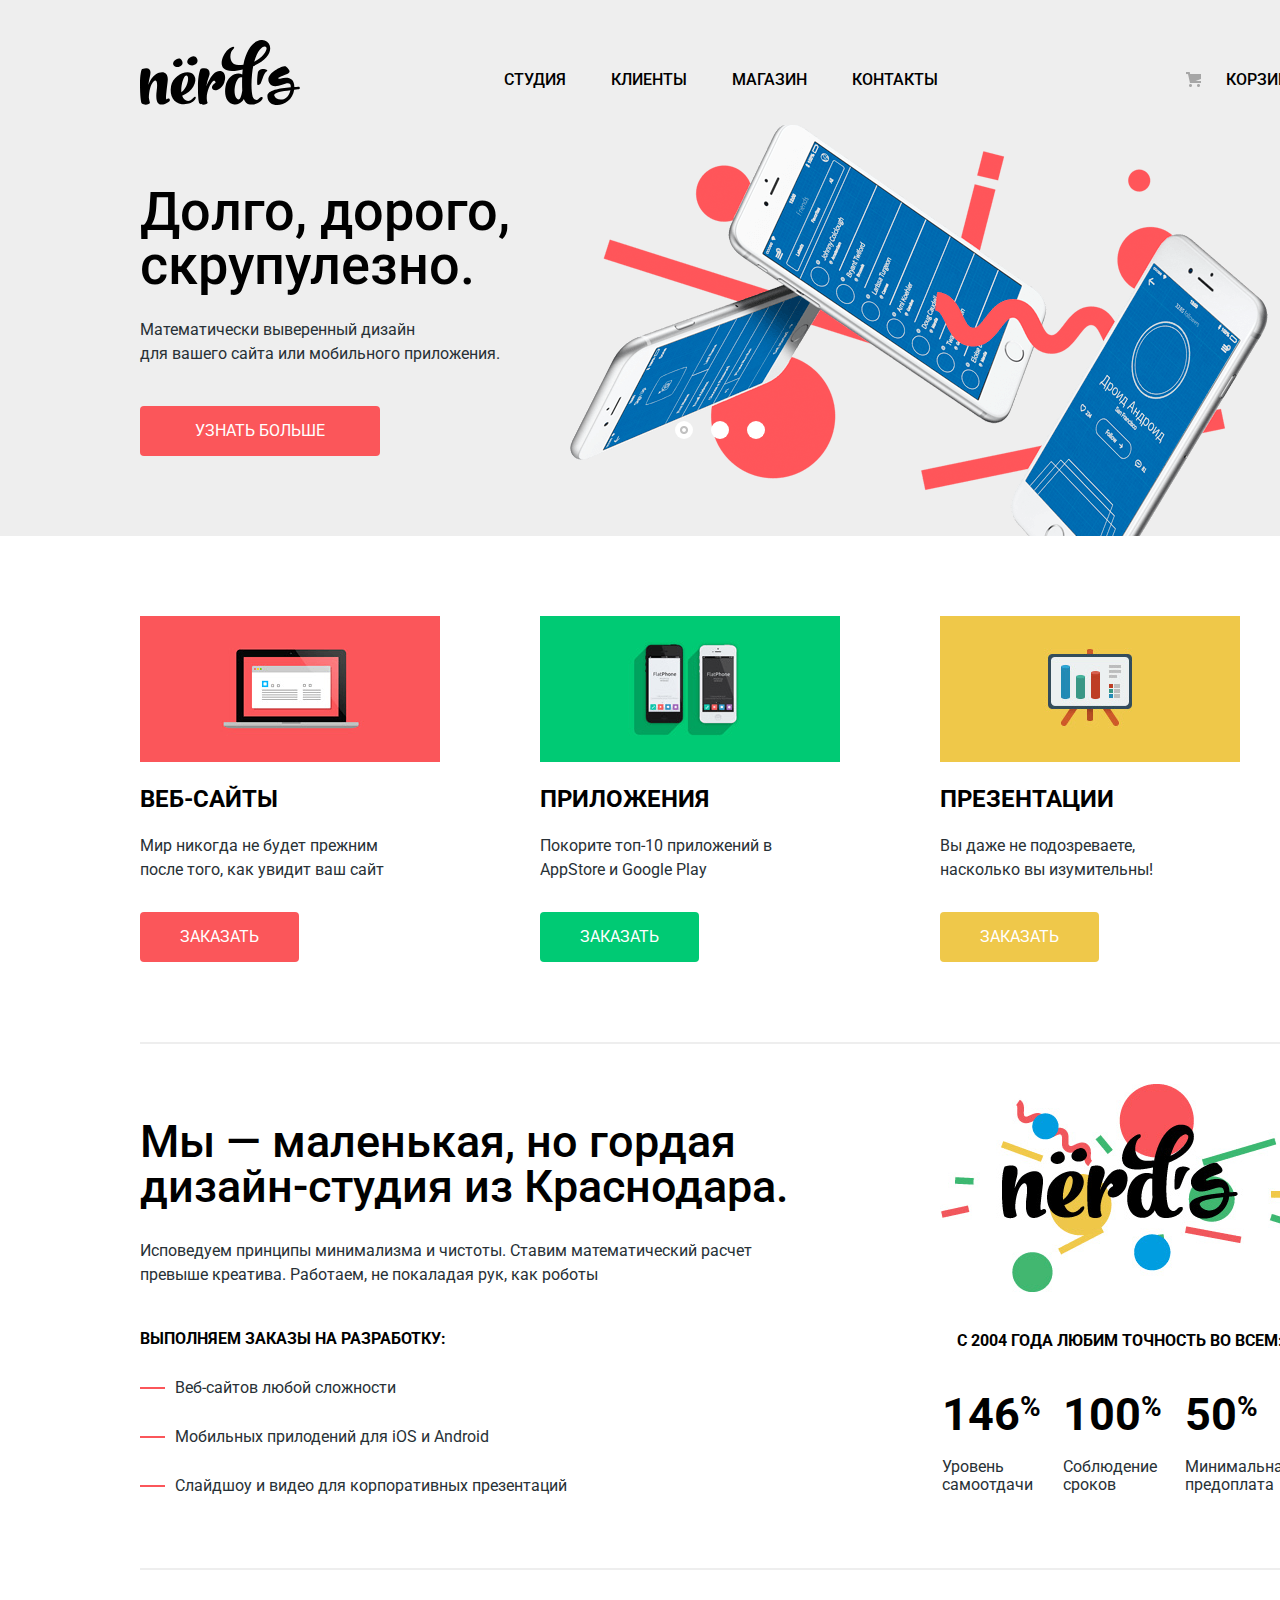
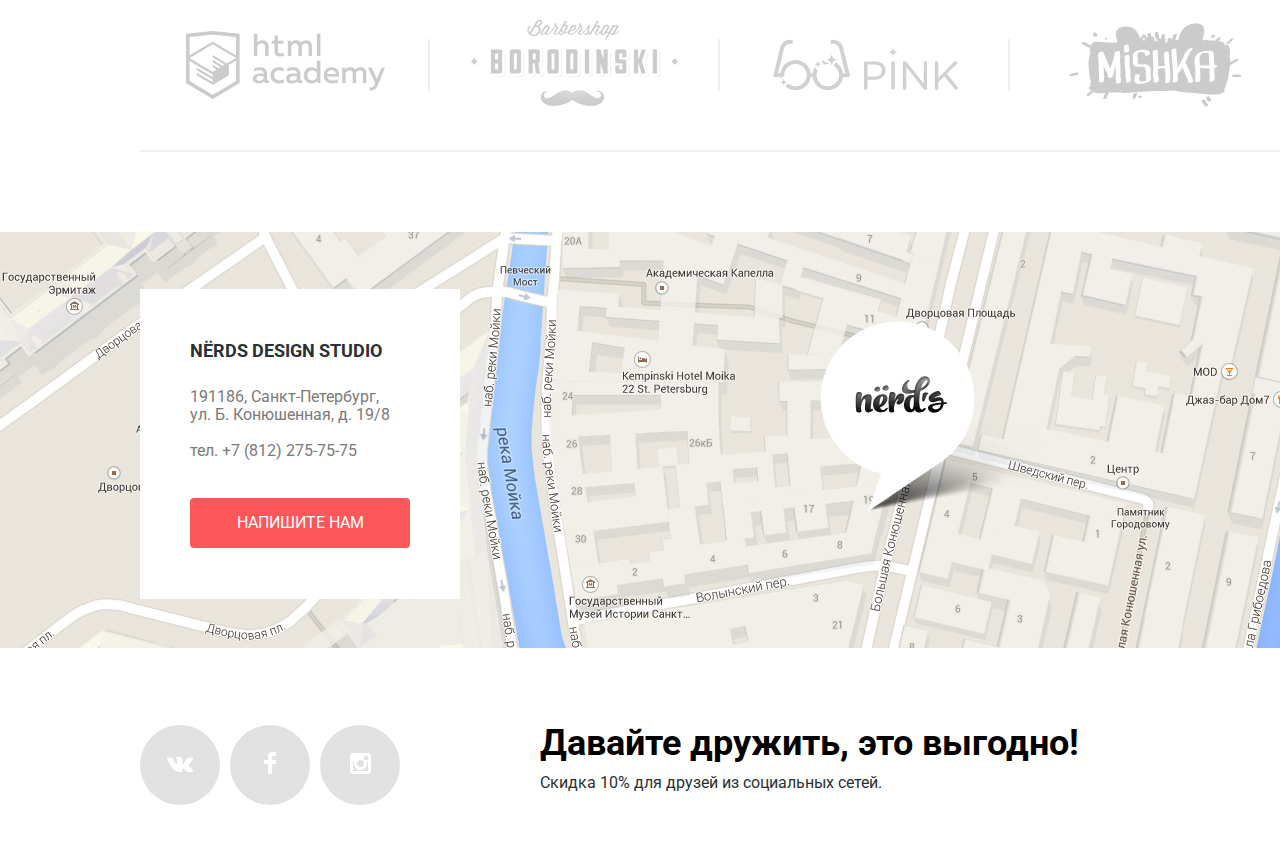
<file: index.html>
<!DOCTYPE html>
<html lang="ru" dir="ltr">
  <head>
    <meta charset="utf-8">
    <title>Nerds</title>
    <link href="https://fonts.googleapis.com/css?family=Roboto:400,400i,500,500i,700,700i&display=swap&subset=cyrillic" rel="stylesheet">
    <link rel="stylesheet" href="css/normalize.css">
    <link rel="stylesheet" href="css/styles.css">
    <script src="js/commonEvents.js" async></script>
    <script src="js/slider-index.js" async></script>
  </head>
  <body>
  <header class="main-header">
    <div class="container">
      <nav class="main-navigation">
        <a class="main-header-logo" href="index.html" title="Вы на главной странице">
          <img src="img/nerds-logo.svg" width="160" height="65" alt="Логотип студии">
        </a>
        <ul class="site-navigation">
          <li><a href="#studio" title="Студия">Студия</a></li>
          <li><a href="#clients" title="Клиенты">Клиенты</a></li>
          <li><a href="shop.html" title="Магазин">Магазин</a></li>
          <li><a href="#contacts" title="Контакты">Контакты</a></li>
        </ul>
        <ul class="user-navigation">
          <li class="cart">
            <a class="cart-link" href="cart.html" title="Корзина">Корзина</a>
          </li>
        </ul>
      </nav>
      <section class="slider">
          <h2 class="visually-hidden">Описание студии</h2>
          <div class="slide slide-first">
            <div class="slider-text">
              <b class="slider-bigtext">Долго, дорого, скрупулезно.</b>
              <p class="slider-smalltext">Математически выверенный дизайн <br>для вашего сайта или мобильного приложения.</p>
            <button class="btn slide-red-button">Узнать больше</button>
            </div>
          </div>
          <div class="slide slide-second slide-disappear">
            <div class="slider-text">
              <b class="slider-bigtext">Любим математику <br>как никто другой</b>
              <p class="slider-smalltext">Никакого креатива, только математические формулы <br>для расчёта идеальных пропорций.</p>
              <button class="btn slide-red-button">Узнать больше</button>
            </div>
          </div>
          <div class="slide slide-third slide-disappear">
            <div class="slider-text">
              <b class="slider-bigtext">Только ночь, <br>только хардкор</b>
              <p class="slider-smalltext">Работать днём, как все? Мы против этого. <br>Ближе к полуночи работа только начинается.</p>
              <button class="btn slide-red-button">Узнать больше</button>
            </div>
          </div>
            <ul class="slide-switch-buttons">
              <li class="slide-radio">
                <button class="btn slide-switch-btn slide-switch-btn-1 checked" type="button">Первый слайд</button>
              </li>
              <li class="slide-radio">
                <button class="btn slide-switch-btn slide-switch-btn-2" type="button">Второй слайд</button>
              </li>
              <li class="slide-radio">
                <button class="btn slide-switch-btn slide-switch-btn-3" type="button">Третий слайд</button>
              </li>
            </ul>
    </section>
    </div>
  </header>
  <main>
    <h1 class="visually-hidden">Студия Nerds</h1>
    <section class="presentation">
      <div class="container">
        <h2 class="visually-hidden">Услуги</h2>
        <ul class="presentation-list">
          <li class="presentation-item">
            <img src="img/websites-red.png" width="300" height="146" alt="Веб-сайты">
            <h3>Веб-сайты</h3>
            <p>Мир никогда не будет прежним после того, как увидит ваш сайт</p>
            <button class="btn order-btn order-btn-red" type="button">Заказать</button>
          </li>
          <li class="presentation-item">
            <img src="img/apps-green.png" width="300" height="146" alt="Приложения">
            <h3>Приложения</h3>
            <p>Покорите топ-10 приложений в AppStore и Google Play</p>
            <button class="btn order-btn order-btn-green" type="button">Заказать</button>
          </li>
          <li class="presentation-item">
            <img src="img/presentations-yellow.png" width="300" height="146" alt="Презентации">
            <h3>Презентации</h3>
            <p>Вы даже не подозреваете, насколько вы изумительны!</p>
            <button class="btn order-btn order-btn-yellow" type="button">Заказать</button>
          </li>
        </ul>
        </div>
      </section>
    <section class="services-features"  id="studio">
        <div class="container">
            <div class="services-container">
              <b class="services-whoweare">Мы — маленькая, но гордая дизайн-студия из Краснодара.</b>
              <p class="services-description">Исповедуем принципы минимализма и чистоты. Ставим математический расчет превыше креатива. Работаем, не покаладая рук, как роботы</p>
              <div class="whatwecando">
              <b class="services-ourjob">Выполняем заказы на разработку:</b>
              <ul class="services-list">
                <li class="services-item">Веб-сайтов любой сложности</li>
                <li class="services-item">Мобильных прилодений для iOS и Android</li>
                <li class="services-item">Слайдшоу и видео для корпоративных презентаций</li>
              </ul>
              </div>
           </div>
           <div class="features-container">
            <img src="img/nerds-illustration.png" width="360" height="208" alt="Праздничный логотип">
            <b class="features-motto">С 2004 года любим точность во всем:</b>
            <table class="features-table">
              <tr>
                <td>146<sup>%</sup></td>
                <td>100<sup>%</sup></td>
                <td>50<sup>%</sup></td>
              </tr>
              <tr>
                <td>Уровень самоотдачи</td>
                <td>Соблюдение сроков</td>
                <td>Минимальная предоплата</td>
              </tr>
            </table>
          </div>
        </div>
    </section>
    <section class="portfolio" id="clients">
      <div class="container">
        <h2 class="visually-hidden">Портфолио</h2>
        <ul class="portfolio-list">
          <li class="portfolio-item portfolio-html"><a><img src="img/logo-htmlacademy.png" alt="HTML Academy лого">HTML Academy</a></li>
          <li class="portfolio-item portfolio-borodinski"><a><img src="img/logo-borodinski.png" alt="Borodinski лого">Borodinski</a></li>
          <li class="portfolio-item portfolio-pink"><a><img src="img/logo-pink.png" alt="Pink лого">Pink</a></li>
          <li class="portfolio-item portfolio-mishka"><a><img src="img/logo-mishka.png" alt="Mishka лого">Mishka</a></li>
        </ul>
      </div>
    </section>
    </main>
    <footer class="page-footer">
      <section class="map" id="contacts">
        <h2 class="visually-hidden">Как до нас добраться</h2>
        <iframe src="https://www.google.com/maps/embed?pb=!1m18!1m12!1m3!1d1998.6037872533277!2d30.320858716096975!3d59.93871648187614!2m3!1f0!2f0!3f0!3m2!1i1024!2i768!4f13.1!3m3!1m2!1s0x4696310fca145cc1%3A0x42b32648d8238007!2sBolshaya%20Konyushennaya%20St%2C%2019%2F8%2C%20Sankt-Peterburg%2C%20191186!5e0!3m2!1sen!2sru!4v1587725012121!5m2!1sen!2sru" width="100%" height="416" frameborder="0" style="border:0;" allowfullscreen="" aria-hidden="false" tabindex="0"></iframe>
        <p class="map-img"><img src="img/map.jpg" width="1440" height="416" alt="Офис компании по адресу: Санкт-Петербург, ул. Б. Конюшенная, д. 19/8"></p>
        <div class="container">
          <div class="address">
          <h3 class="address-header">NЁRDS DESIGN STUDIO</h3>
          <p class="address-full">191186, Санкт-Петербург, ул. Б. Конюшенная, д. 19/8</p>
          <p class="phonenumber">тел. +7 (812) 275-75-75</p>
          <button class="btn write-btn" type="button">Напишите нам</button>
        </div>
        </div>
      </section>
      <section class="footer-social-friends">
        <h2 class="visually-hidden">Мы в социальных сетях</h2>
        <div class="container">
            <ul class="social-list">
              <li><a class="social-btn social-btn-vk" title="vk"><img src="img/icon-vk.png" alt="vk icon">Вконтакте</a></li>
              <li><a class="social-btn social-btn-fb" title="facebook"><img src="img/icon-fb.png" alt="facebook icon">Фейсбук</a></li>
              <li><a class="social-btn social-btn-ig" title="instagram"><img src="img/icon-ig.png" alt="instagram icon">Инстаграм</a></li>
            </ul>
        <div class="footer-texts">
          <b class="befriends">Давайте дружить, это выгодно!</b>
          <p class="socialsale">Скидка 10% для друзей из социальных сетей.</p>
        </div>
        </div>
    </section>
    </footer>
    <section class="modal modal-contactus">
      <div class="modal-container">
        <h2>Напишите нам</h2>
        <form class="user-form" action="https://echo.htmlacademy.ru" method="post">
          <p class="user-form-item">
            <label class="form-label" for="user-fullname">Ваше имя:</label>
            <input class="form-input" type="text" name="fullname" id="user-fullname" value="" placeholder="Имя Фамилия">
          </p>
          <p class="user-form-item">
            <label class="form-label" for="user-email">Ваш e-mail:</label>
            <input class="form-input" type="email" name="e-mail" id="user-email" value="" placeholder="email@example.com">
          </p>
          <p class="user-form-item user-letter">
            <label class="form-label" for="user-letter">Текст письма:</label>
            <textarea class="form-input form-letter" name="user-letter" id="user-letter" placeholder="В свободной форме"></textarea>
          </p>
          <button type="submit" class="btn form-btn">Отправить</button>
        </form>
      <button class="btn modal-close-btn" type="button"><img src="img/modal-close-cross.png" alt="close window">Закрыть</button>
      </div>
    </section>
    <div class="modal-overlay modal-contactus"></div>
  </body>
</html>
</file>
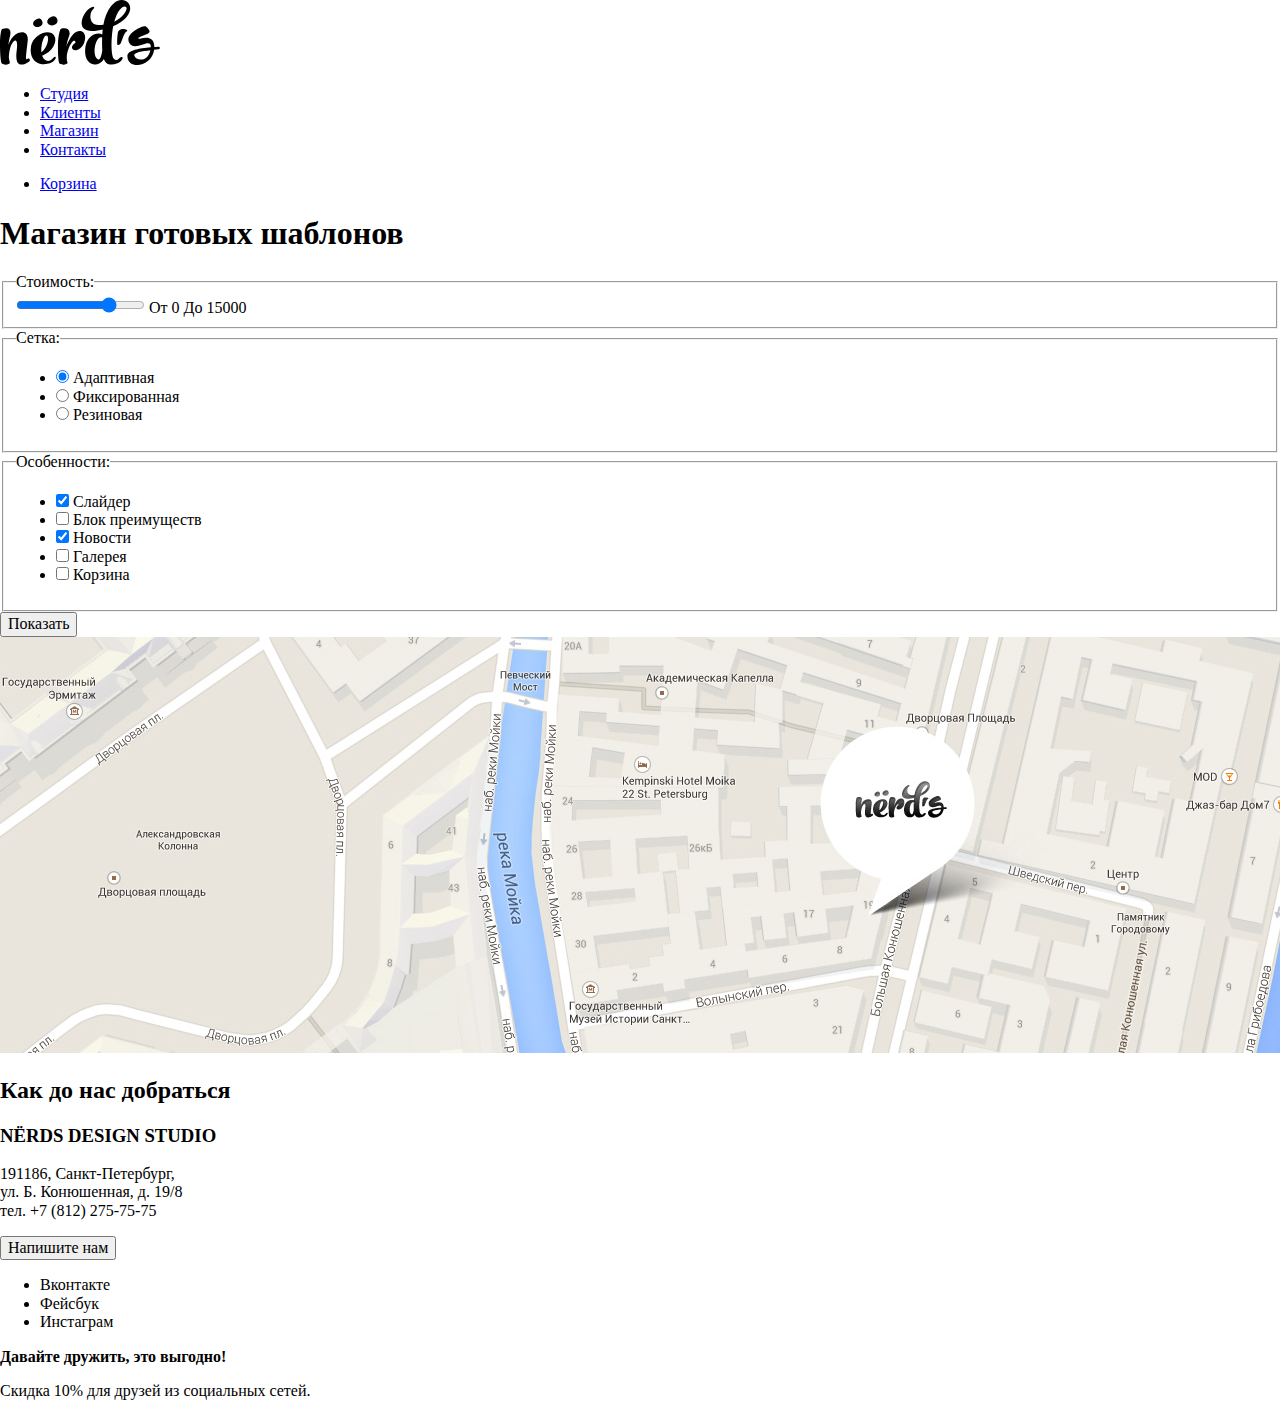
<file: catalogue.html>
<!DOCTYPE Html>
<html lang="ru" dir="ltr">
  <head>
    <meta charset="utf-8">
    <title>Nerds – Магазин</title>
    <link href="https://fonts.googleapis.com/css?family=Roboto:400,400i,500,500i,700,700i&display=swap&subset=cyrillic" rel="stylesheet">
    <link rel="stylesheet" href="css/normalize.css">
  </head>
  <body>
  <header class="main-header">
    <nav class="main-navigation">
      <a class="main-header-logo" href="index.html" title="На главную">
        <img src="img/nerds-logo.svg" width="160" height="65" alt="Логотип студии">
      </a>
      <ul class="site-navigation">
        <li><a href="studio.html" title="Студия">Студия</a></li>
        <li><a href="clients.html" title="Клиенты">Клиенты</a></li>
        <li><a class="selected" href="shop.html" title="Магазин">Магазин</a></li>
        <li><a href="contacts.html" title="Контакты">Контакты</a></li>
      </ul>
      <ul class="user-navigation">
        <li class="cart-link">
          <a class="cart-link" href="cart.html">Корзина</a>
        </li>
      </ul>
    </nav>
    <h1>Магазин готовых шаблонов</h1>
  </header>
  <section class="filter-form">
    <form class="filter" method="get" action="https://echo.htmlacademy.ru">
      <fieldset>
        <legend>Стоимость:</legend>
        <input type="range" min="0" max="20000" value="15000">
        <span class="word-from">От</span>
        <output class="value-from">0</output>
        <span class="word-before">До</span>
        <output class="value-before">15000</output>
      </fieldset>
      <fieldset>
        <legend>Сетка:</legend>
      <ul>
        <li>
          <input type="radio" name="filter-net" class="visually-hidden" value="adaptive" id="net-adaptive" checked>
          <span class="radio-indicator"></span>
          <label for="net-adaptive">Адаптивная</label>
        </li>
        <li>
          <input type="radio" name="filter-net" class="visually-hidden" value="fixed" id="net-fixed">
          <span class="radio-indicator"></span>
          <label for="net-fixed">Фиксированная</label>
        </li>
        <li>
          <input type="radio" name="filter-net" class="visually-hidden" value="stretching" id="net-stretching">
          <span class="radio-indicator"></span>
          <label for="net-stretching">Резиновая</label>
        </li>
      </ul>
    </fieldset>
    <fieldset>
      <legend>Особенности:</legend>
    <ul>
      <li>
        <input type="checkbox" name="slider" class="visually-hidden" id="features-slider" checked>
        <span class="checkbox-indicator"></span>
        <label for="features-slider">Слайдер</label>
      </li>
      <li>
        <input type="checkbox" name="block" class="visually-hidden" id="features-block">
        <span class="checkbox-indicator"></span>
        <label for="features-block">Блок преимуществ</label>
      </li>
      <li>
        <input type="checkbox" name="news" class="visually-hidden" id="features-news" checked>
        <span class="checkbox-indicator"></span>
        <label for="features-news">Новости</label>
      </li>
      <li>
        <input type="checkbox" name="gallery" class="visually-hidden" id="features-gallery">
        <span class="checkbox-indicator"></span>
        <label for="features-gallery">Галерея</label>
      </li>
      <li>
        <input type="checkbox" name="cart" class="visually-hidden" id="features-cart">
        <span class="checkbox-indicator"></span>
        <label for="features-cart">Корзина</label>
      </li>
    </ul>
  </fieldset>
  <input type="submit" class="btn" value="Показать">
    </form>
  </section>

    <footer class="page-footer">
      <section class="map">
        <img src="img/map.jpg" alt="Карта с маркером">
        <h2>Как до нас добраться</h2>
        <div class="address">
        <h3>NЁRDS DESIGN STUDIO</h3>
        <p>191186, Санкт-Петербург, <br>ул. Б. Конюшенная, д. 19/8 <br>тел. +7 (812) 275-75-75</p>
        <button class="btn">Напишите нам</button>
      </div>
      </section>
      <div class="footer-social">
        <ul>
          <li><a class="social-btn-vk" title="vk">Вконтакте</a></li>
          <li><a class="social-btn-fb" title="facebook">Фейсбук</a></li>
          <li><a class="social-btn-ig" title="instagram">Инстаграм</a></li>
        </ul>
      </div>

      <p><b>Давайте дружить, это выгодно!</b></p>
      <p>Скидка 10% для друзей из социальных сетей.</p>
    </footer>
</file>
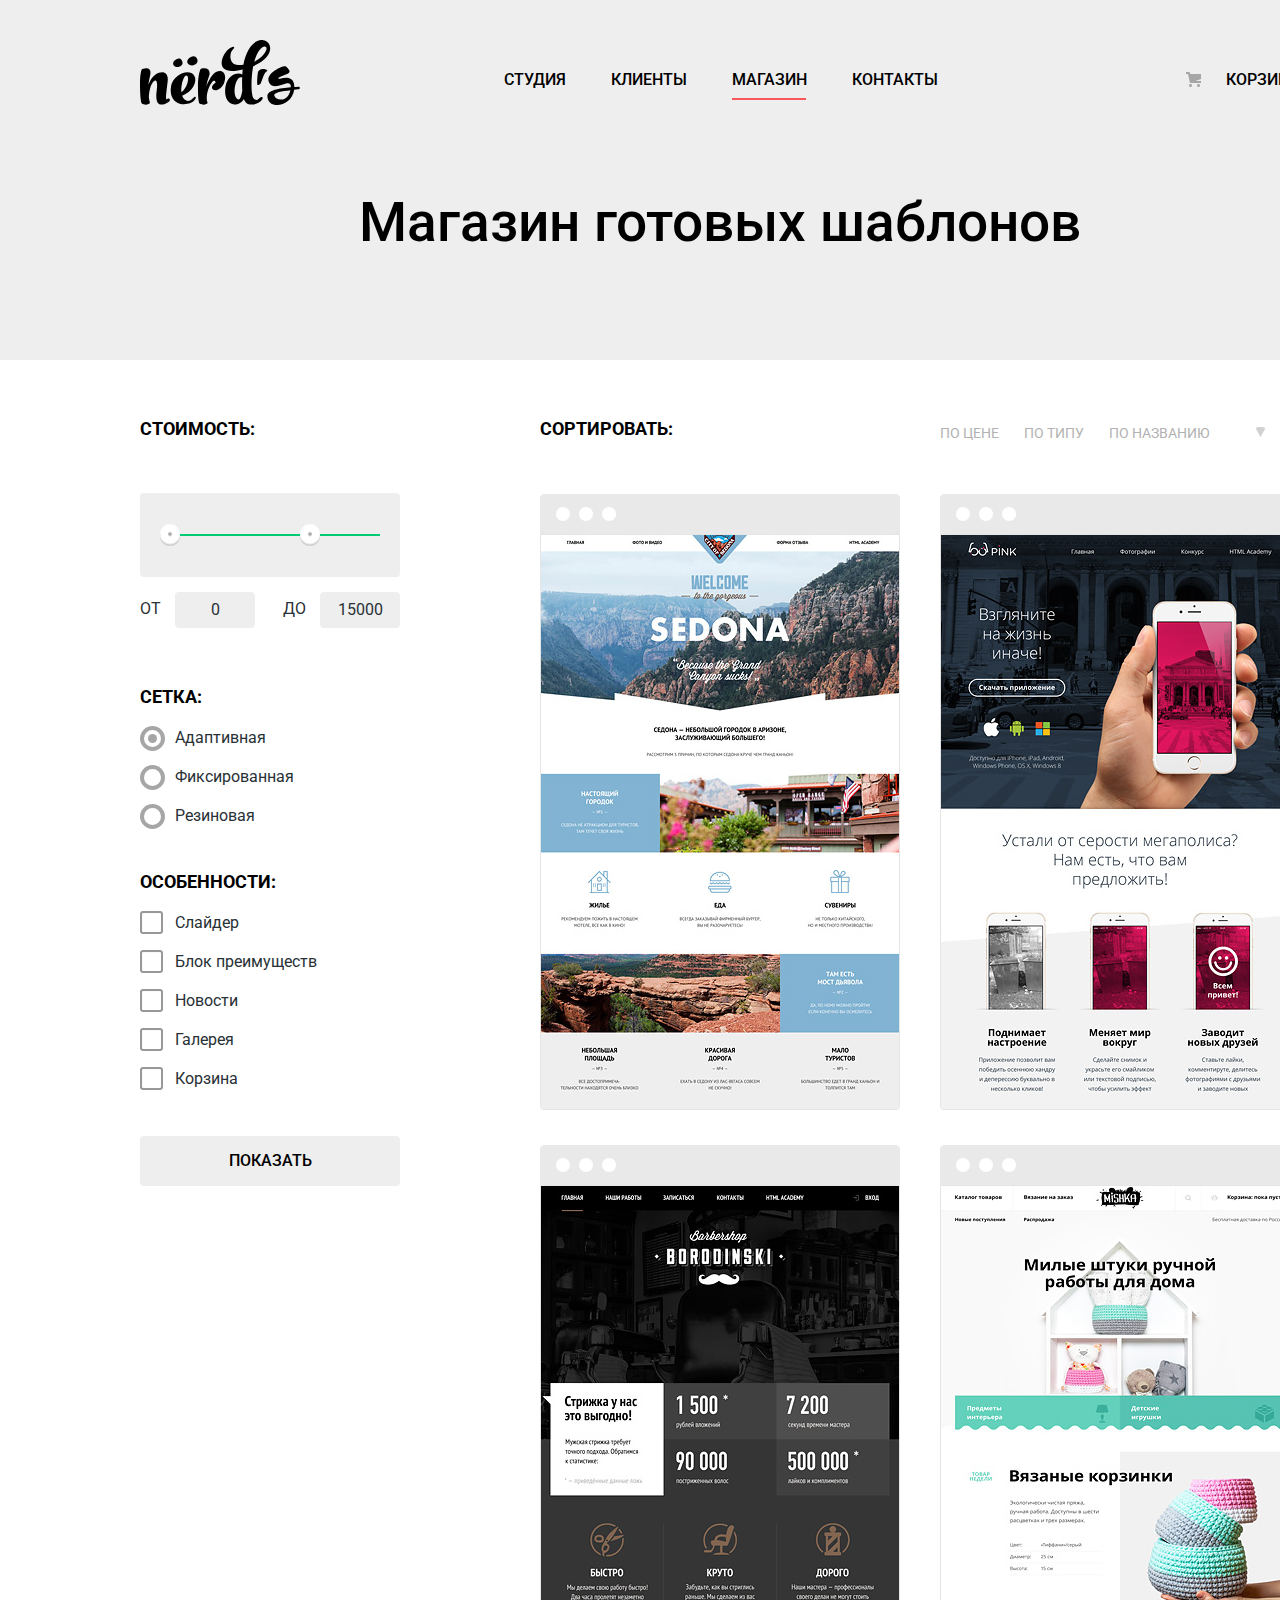
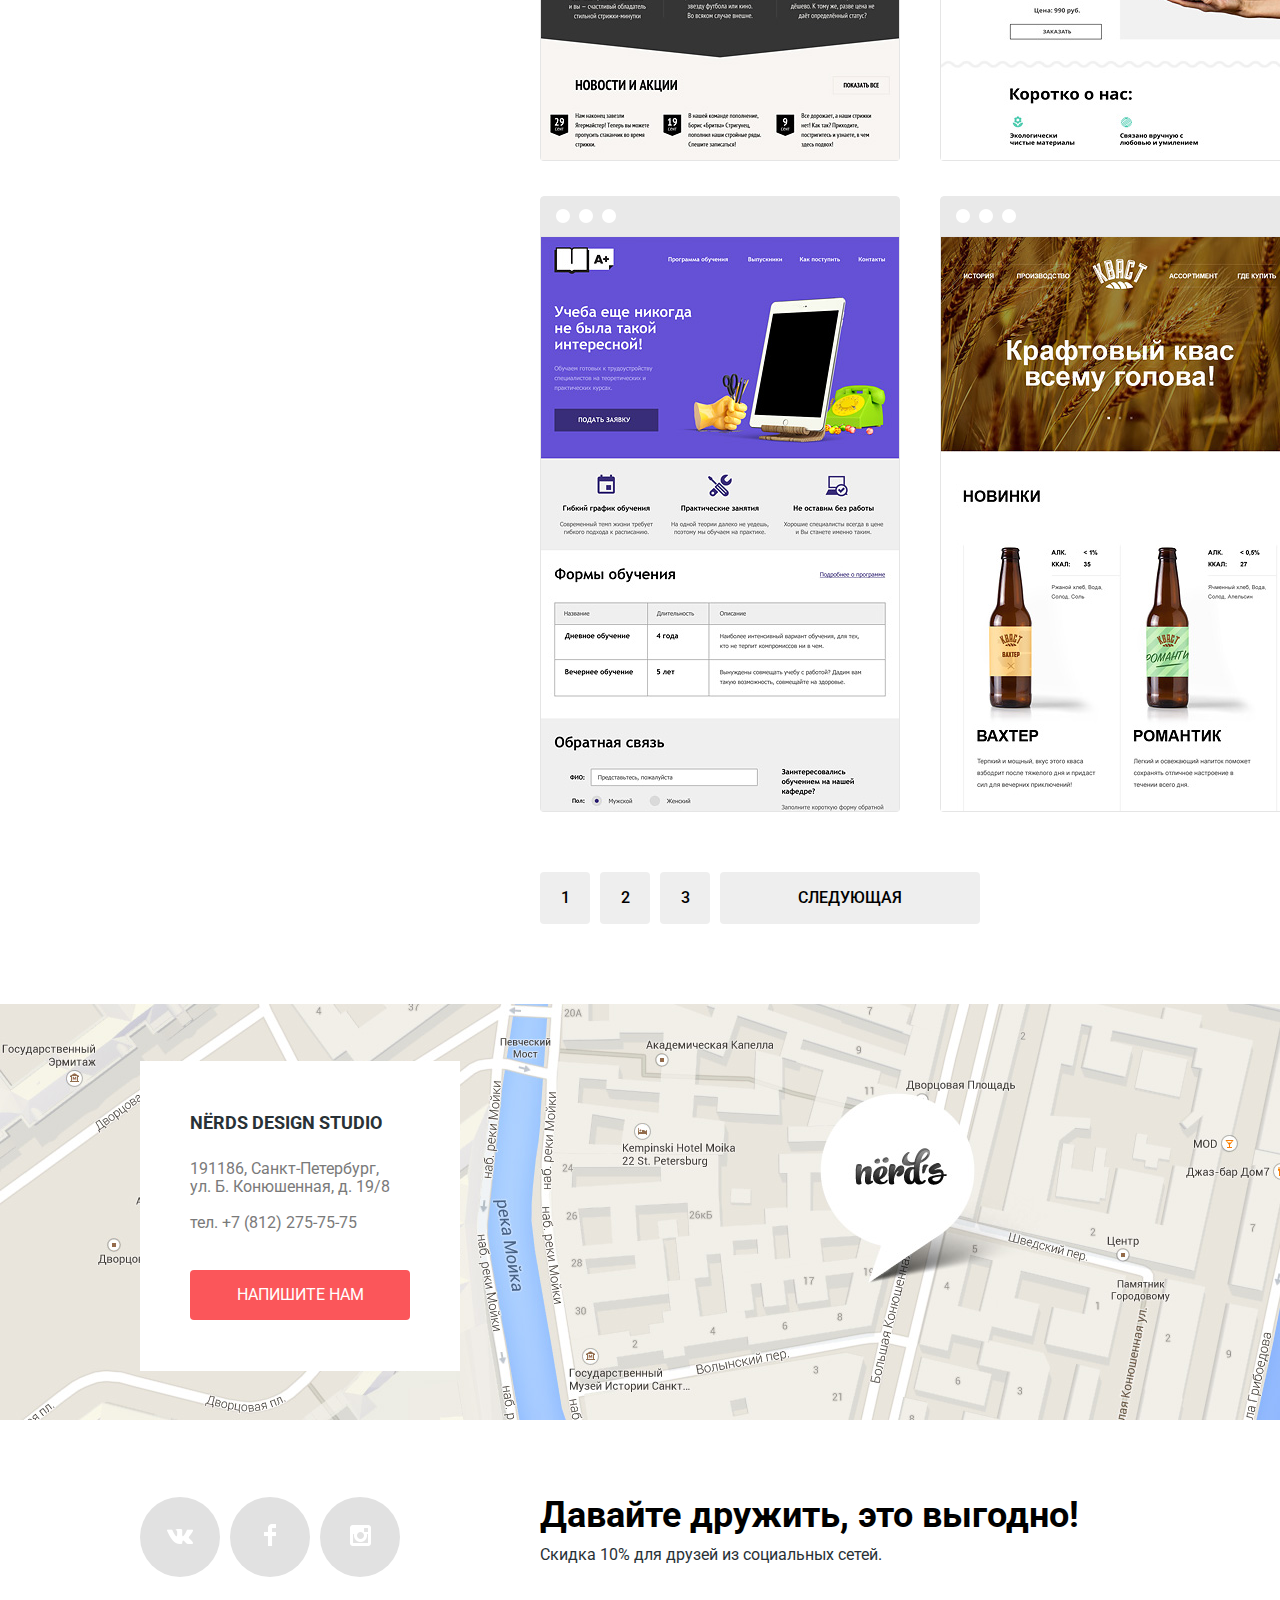
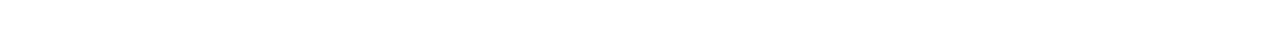
<file: shop.html>
<!DOCTYPE Html>
<html lang="ru" dir="ltr">
  <head>
    <meta charset="utf-8">
    <title>Nerds – Магазин</title>
    <link href="https://fonts.googleapis.com/css?family=Roboto:400,400i,500,500i,700,700i&display=swap&subset=cyrillic" rel="stylesheet">
    <link rel="stylesheet" href="css/normalize.css">
    <link rel="stylesheet" href="css/styles.css">
    <script src="js/commonEvents.js" async></script>    
  </head>
  <body>
  <header class="main-header">
    <div class="container">
      <nav class="main-navigation">
        <a class="main-header-logo" href="index.html" title="Вы на главной странице">
          <img src="img/nerds-logo.svg" width="160" height="65" alt="Логотип студии">
        </a>
        <ul class="site-navigation">
          <li><a href="index.html#studio" title="Студия">Студия</a></li>
          <li><a href="index.html#clients" title="Клиенты">Клиенты</a></li>
          <li class="selected"><a href="shop.html" title="Магазин">Магазин</a></li>
          <li><a href="index.html#contacts" title="Контакты">Контакты</a></li>
        </ul>
        <ul class="user-navigation">
          <li class="cart">
            <a class="cart-link" href="cart.html" title="Корзина">Корзина</a>
          </li>
        </ul>
      </nav>
      <h1 class="shop-header">Магазин готовых шаблонов</h1>
    </div>
  </header>
  <main class="main-container">
    <div class="container">
      <section class="filter-form">
        <h2 class="visually-hidden">Параметры поиска</h2>
        <form class="filter" method="get" action="https://echo.htmlacademy.ru">
          <fieldset class="filter-cost">
            <legend class="filter-header cost-header">Стоимость:</legend>
            <div class="range-scale-container">
              <div class="range-scale">
                <p class="range-stripe">
                <span class="range-btn range-btn-left"></span>
                <span class="range-btn range-btn-right"></span>
              </p>
              </div>
            </div>
            <div class="range-values">
              <span class="filter-word word-from">От
              <output class="filter-value value-from">0</output>
              </span>
              <span class="filter-word word-before">До
              <output class="filter-value value-before">15000</output>
              </span>
            </div>
          </fieldset>
          <fieldset class="filter-grid">
            <legend class="filter-header grid-header">Сетка:</legend>
          <ul class="filter-list">
            <li class="filter-item">
              <label class="filter-radiobtn" for="net-adaptive">
                <input type="radio" name="filter-net" class="visually-hidden" value="adaptive" id="net-adaptive" checked>
                <span class="radio-indicator"></span>
                Адаптивная
              </label>
            </li>
            <li class="filter-item">
              <label class="filter-radiobtn" for="net-fixed">
                <input type="radio" name="filter-net" class="visually-hidden" value="fixed" id="net-fixed">
                <span class="radio-indicator"></span>
                Фиксированная
              </label>
            </li>
            <li class="filter-item">
              <label class="filter-radiobtn" for="net-stretching">
                <input type="radio" name="filter-net" class="visually-hidden" value="stretching" id="net-stretching">
                <span class="radio-indicator"></span>
                Резиновая
              </label>
            </li>
          </ul>
        </fieldset>
        <fieldset class="filter-features">
          <legend class="filter-header features-header">Особенности:</legend>
        <ul class="filter-list">
          <li class="filter-item">
            <label class="filter-checkbox" for="features-slider">
              <input type="checkbox" name="slider" class="visually-hidden" id="features-slider">
              <span class="checkbox-indicator"></span>
              Слайдер
            </label>
          </li>
          <li class="filter-item">
            <label class="filter-checkbox" for="features-block">
              <input type="checkbox" name="block" class="visually-hidden" id="features-block">
              <span class="checkbox-indicator"></span>
              Блок преимуществ
            </label>
          </li>
          <li class="filter-item">
            <label class="filter-checkbox" for="features-news">
              <input type="checkbox" name="news" class="visually-hidden" id="features-news">
              <span class="checkbox-indicator"></span>
              Новости
            </label>
          </li>
          <li class="filter-item">
            <label class="filter-checkbox" for="features-gallery">
              <input type="checkbox" name="gallery" class="visually-hidden" id="features-gallery">
              <span class="checkbox-indicator"></span>
              Галерея
            </label>
          </li>
          <li class="filter-item">
            <label class="filter-checkbox" for="features-cart">
              <input type="checkbox" name="cart" class="visually-hidden" id="features-cart">
              <span class="checkbox-indicator"></span>
              Корзина
              </label>
          </li>
        </ul>
      </fieldset>
      <input type="submit" class="btn show-btn" value="Показать">
        </form>
      </section>
      <section class="sorting">
        <p class="filter-header header-sort">Сортировать:</p>
        <div class="sortingbtn-container">
          <ul class="sort-btn-list">
            <li>
              <button class="btn sort-btn" type="button">По цене</button>
            </li>
            <li>
              <button class="btn sort-btn" type="button">По типу</button>
            </li>
            <li>
              <button class="btn sort-btn" type="button">По названию</button>
            </li>
          </ul>
          <ul class="order-btn-list">
            <li>
              <button class="btn triangle-btn triangle-btn-down" type="button">По убыванию</button>
            </li>
            <li>
              <button class="btn triangle-btn triangle-btn-up" type="button">По возрастанию</button>
            </li>
          </ul>
        </div>
        <div class="offers">
          <div class="product-pic product-1">Sedona</div>
          <div class="product-pic product-2">
            <div class="modal modal-card modal-card-pink">
              <h3 class="modal-header">Pink App</h3>
              <p class="modal-text">Продуктовый лендинг <br>приложения для iOS и Android</p>
              <button class="btn modal-btn" type="button">9900 Руб.</button>
            </div>
          Pink
          </div>
          <div class="product-pic product-3">Borodinski</div>
          <div class="product-pic product-4">Mishka</div>
          <div class="product-pic product-5">A-plus</div>
          <div class="product-pic product-6">Kvast</div>
        </div>
        <ul class="paginator-list">
          <li class="paginator-item">
            <a class="paginator-link">1</a>
          </li>
          <li class="paginator-item">
            <a class="paginator-link">2</a>
          </li>
          <li class="paginator-item">
            <a class="paginator-link">3</a>
          </li>
          <li class="paginator-item">
            <a class="paginator-link paginator-link-next">Следующая</a>
          </li>
        </ul>
      </div>
      </section>

  </main>
  <footer class="page-footer">
    <section class="map">
      <h2 class="visually-hidden">Как до нас добраться</h2>
      <iframe src="https://www.google.com/maps/embed?pb=!1m18!1m12!1m3!1d1998.6037872533277!2d30.320858716096975!3d59.93871648187614!2m3!1f0!2f0!3f0!3m2!1i1024!2i768!4f13.1!3m3!1m2!1s0x4696310fca145cc1%3A0x42b32648d8238007!2sBolshaya%20Konyushennaya%20St%2C%2019%2F8%2C%20Sankt-Peterburg%2C%20191186!5e0!3m2!1sen!2sru!4v1587725012121!5m2!1sen!2sru" width="100%" height="416" frameborder="0" style="border:0;" allowfullscreen="" aria-hidden="false" tabindex="0"></iframe>
      <p class="map-img"><img src="img/map.jpg" width="1440" height="416" alt="Офис компании по адресу: Санкт-Петербург, ул. Б. Конюшенная, д. 19/8"></p>
      <div class="container">
        <div class="address">
        <h3 class="address-header">NЁRDS DESIGN STUDIO</h3>
        <p class="address-full">191186, Санкт-Петербург, ул. Б. Конюшенная, д. 19/8</p>
        <p class="phonenumber">тел. +7 (812) 275-75-75</p>
        <button class="btn write-btn" type="button">Напишите нам</button>
      </div>
      </div>
    </section>
    <section class="footer-social-friends">
      <div class="container">
          <ul class="social-list">
            <li><a class="social-btn social-btn-vk" title="vk"><img src="img/icon-vk.png">Вконтакте</a></li>
            <li><a class="social-btn social-btn-fb" title="facebook"><img src="img/icon-fb.png">Фейсбук</a></li>
            <li><a class="social-btn social-btn-ig" title="instagram"><img src="img/icon-ig.png">Инстаграм</a></li>
          </ul>
      <div class="footer-texts">
        <b class="befriends">Давайте дружить, это выгодно!</b>
        <p class="socialsale">Скидка 10% для друзей из социальных сетей.</p>
      </div>
      </div>
  </section>
  </footer>
  <section class="modal modal-contactus">
    <div class="modal-container">
      <h2>Напишите нам</h2>
      <form class="user-form" action="https://echo.htmlacademy.ru" method="post">
        <p class="user-form-item">
          <label class="form-label" for="user-fullname">Ваше имя:</label>
          <input class="form-input" type="text" name="fullname" id="user-fullname" value="" placeholder="Имя Фамилия">
        </p>
        <p class="user-form-item">
          <label class="form-label" for="user-email">Ваш e-mail:</label>
          <input class="form-input" type="email" name="e-mail" id="user-email" value="" placeholder="email@example.com">
        </p>
        <p class="user-form-item user-letter">
          <label class="form-label" for="user-letter">Текст письма:</label>
          <textarea class="form-input form-letter" id="user-letter" value="" placeholder="В свободной форме"></textarea>
        </p>
        <button type="submit" class="btn form-btn">Отправить</button>
      </form>
    <button class="btn modal-close-btn" type="button"><img src="img/modal-close-cross.png">Закрыть</button>
    </div>
  </section>
  <div class="modal-overlay modal-contactus"></div>
</body>
</html>
</file>
<file: css/styles.css>
*, *::before, *::after {
  box-sizing: inherit;
}

html {
  box-sizing: border-box;
}

body {
  min-width: 1440px;
  margin: 0;
  padding: 0;
  font-family: "Roboto", Arial, sans-serif;
  font-size: 16px;
  line-height: 24px;
  font-weight: 400;
  color: #283136;
  background-color: #ffffff;
}

a {
  text-decoration: none;
}

img {
  max-width: 100%;
  height: auto;
}

.visually-hidden {
  position: absolute;
  width: 1px;
  height: 1px;
  margin: -1px;
  border: 0;
  padding: 0;
  clip: rect(0 0 0 0);
  overflow: hidden;
}

.btn {
  font: inherit;
  text-align: center;
  vertical-align: middle;
  text-transform: uppercase;
  color: #ffffff;
  background-color: #fb565a;
  border-radius: 4px;
  border: none;
}

.btn:hover,
.btn:focus {
  background-color: #e74246;
  outline: none;
  border: none;
}

.btn:active {
  background-color: #d7373b;
  color: #dd5458;
  outline: none;
  border: none;
}

.main-header {
  background-color: #eeeeee;
}

.container {
  width: 1200px;
  margin: 0 auto;
  padding-top: 40px;
  padding-left: 20px;
  padding-right: 20px;
}

.main-navigation {
  display: flex;
  justify-content: space-between;
  align-items: center;
  line-height: 30px;
  font-weight: 500;
  color: #000000;
  text-transform: uppercase;
}

.main-header-logo img:hover,
.main-header-logo img:focus {
  opacity: 0.8;
}

.main-header-logo img:active {
  opacity: 0.3;
}

.site-navigation,
.user-navigation {
  list-style: none;
  margin-top: 0;
  margin-bottom: 0;
  padding: 0;
  padding-top: 5px;
}

.site-navigation {
  display: flex;
  min-width: auto;
}

.site-navigation a {
  color: #000000;
  margin-right: 45px;
}

.site-navigation a:hover,
.site-navigation a:focus,
.user-navigation a:hover,
.user-navigation a:focus {
  color: #fb565a;
}

.site-navigation a:active,
.user-navigation a:active {
  color: #a6a6a6;
}

.cart-link {
  padding-left: 40px;
  color: #000000;
  background-image: url("../img/cart-icon.png");
  background-repeat: no-repeat;
  background-position: left;
}

.slider {
  position: relative;
  margin-top: 10px;
}

.slide {
  display: flex;
  width: 100%;
  background-repeat: no-repeat;
  background-position: 430px 100%;
}

.slide-first {
  background-image: url("../img/nerds-index-slide1.png");
}

.slide-second {
  background-image: url("../img/nerds-index-slide2.png");
}

.slide-third {
  background-image: url("../img/nerds-index-slide3.png");
}

.slide-disappear {
  display: none;
}

.slide-appear {
  display: flex;
}

.slider-text {
  width: 520px;
  margin: 0;
  padding-top: 60px;
}

.slider-bigtext {
  display: block;
  color: #000000;
  font-size: 54px;
  line-height: 54px;
  font-weight: 500;
  margin-bottom: 25px;
}

.slider-smalltext {
  display: block;
  margin: 0;
  margin-bottom: 40px;
  width: 410px;
}

.slide-red-button {
  padding: 13px 55px;
  margin-bottom: 80px;
}

.slide-switch-buttons {
  display: flex;
  justify-content: space-between;
  list-style: none;
  position: absolute;
  width: 130px;
  bottom: 95px;
  right: 0;
  left: 0;
  margin: 0 auto;
  padding: 0 20px;
}

.slide-switch-btn {
  color: transparent;
  width: 18px;
  height: 18px;
  border-radius: 50%;
  background-color: #ffffff;
}

.slide-switch-btn:hover,
.slide-switch-btn:focus {
  background-color: #ffffff;
  color: transparent;
}

.slide-switch-btn:active,
.checked {
  color: transparent;
  background-image: url("../img/active-sliderbutton.png");
  background-position: center;
  background-repeat: no-repeat;
  background-size: auto;
}

.presentation-list {
  list-style: none;
  display: flex;
  margin: 0;
  padding: 0;
  padding-top: 40px;
  padding-bottom: 80px;
  border-bottom: 2px solid #eeeeee;
}

.presentation-item {
  text-align: left;
  margin-right: 100px;
}

.presentation-item:last-child {
  margin: 0;
}

.presentation-item img {
  margin: 0;
  margin-bottom: 15px;
}

.presentation-item h3 {
  font-size: 24px;
  line-height: 30px;
  font-weight: 700;
  margin: 0;
  margin-bottom: 20px;
  color: #000000;
  text-transform: uppercase;
}

.presentation-item p {
  width: 260px;
  margin: 0;
  margin-bottom: 30px;
}

.order-btn {
  margin: 0;
  padding: 13px 40px;
}

.order-btn-green {
  background-color: #00ca74;
}
.order-btn-green:hover,
.order-btn-green:focus {
  background-color: #00bc6c;
}

.order-btn-green:active {
  background-color: #00aa62;
  color: #22b677;
}

.order-btn-yellow {
  background-color: #efc84a;
}

.order-btn-yellow:hover,
.order-btn-yellow:focus {
  background-color: #eab534;
}

.order-btn-yellow:active {
  background-color: #e5a722;
  color: #eab84d;
}

.services-features {
  padding-bottom: 30px;
}

.services-features .container {
  display: flex;
  justify-content: space-between;
}

.services-container {
  width: 660px;
  padding-top: 35px;
}

.services-whoweare {
  display: block;
  font-size: 45px;
  line-height: 45px;
  font-weight: 500;
  color: #000000;
  margin: 0;
  margin-bottom: 30px;
}

.services-description {
  margin: 0;
  margin-bottom: 40px;
}

.services-ourjob {
  display: block;
  text-transform: uppercase;
  color: #000000;
  margin: 0;
}

.services-list {
  list-style: none;
  padding: 0;
  margin: 0;
}

.services-item {
  margin: 0;
  margin-top: 25px;
  padding-left: 35px;
  background-image: url("../img/red-dash.png");
  background-repeat: no-repeat;
  background-position: center left;
}

.features-container img {
  margin: 0;
  margin-bottom: 30px;
}

.features-motto {
  display: block;
  margin: 0;
  margin-bottom: 20px;
  text-align: center;
  text-transform: uppercase;
  font-weight: 700;
  color: #000000;
}

.features-table {
  width: 360px;
  margin: 0;
  color: #000000;
}

.features-table td {
  padding-top: 10px;
  padding-left: 15px;
  width: 100px;
}

.features-table td:first-child {
  padding-left: 0;
}

.features-table tr:first-child {
  font-size: 45px;
  line-height: 60px;
  font-weight: 700;
}

.features-table sup {
  font-size: 28px;
}

.features-table tr:last-child {
  line-height: 18px;
  color: #283136;
}

.portfolio-list {
  list-style: none;
  display: flex;
  justify-content: space-between;
  width: 100%;
  margin: 0 auto;
  padding: 0;
  padding-top: 50px;
  padding-bottom: 40px;
  border-top: 2px solid #eeeeee;
  border-bottom: 2px solid #eeeeee;
}

.portfolio-item {
  display: flex;
  justify-content: space-around;
  align-items: center;
  position: relative;
  width: 290px;
  color: transparent;
  padding: 0;
  margin: 0;
  font-size: 0;
  line-height: 0;
}

.portfolio-item::after {
  content: "";
  display: block;
  width: 2px;
  height: 52px;
  position: absolute;
  right: 0;
  background-color: #eeeeee;
  background-repeat: no-repeat;
}

.portfolio-item:last-child::after {
  display: none;
}

.portfolio-item a img {
  opacity: 0.2;
}

.portfolio-item a img:hover {
  opacity: 1;
}

.portfolio-item a img:active {
  opacity: 0.1;
}

.page-footer {
  padding-top: 80px;
}

.map {
  position: relative;
  margin: 0;
  padding: 0;
}

.map-img {
  width: 100%;
  height: auto;
  position: absolute;
  top:0;
  left:0;
  z-index: 1;
  margin: 0;
}

.map iframe {
  position: relative;
  z-index: 2;
  border: none;
}

.map .container {
  position: absolute;
  top: 0;
  left: 0;
  right: 0;
  height: 100%;
  display: flex;
  align-items: center;
  padding-top: 0;
  z-index: 3;
}

.address {
  width: 320px;
  min-height: 310px;
  background-color: #ffffff;
  padding: 50px;
}

.address-header {
  font-size: 18px;
  font-weight: 700;
  text-transform: uppercase;
  padding: 0;
  margin: 0;
  margin-bottom: 25px;
}

.address-full {
  line-height: 18px;
  color: #7a7a7a;
  width: 205px;
  padding: 0;
  margin: 0;
  margin-bottom: 15px;
}

.phonenumber {
  color: #7a7a7a;
  margin: 0;
  margin-bottom: 35px;
}

.write-btn {
  width: 100%;
  padding: 13px 45px;
  margin: 0;
}

.footer-social-friends {
  padding-top: 30px;
  padding-bottom: 60px;
}

.footer-social-friends .container {
  display: flex;
  justify-content: space-between;
}

.social-list {
  list-style: none;
  display: flex;
  justify-content: space-between;
  width: 260px;
  padding: 0;
  margin: 0;
}

.social-btn {
  display: block;
  width: 80px;
  height: 80px;
  color: transparent;
  background-color: #e1e1e1;
  border-radius: 50%;
}

.social-btn:hover,
.social-btn:focus {
  background-color: #e74246;
}

.social-btn:active {
  background-color: #d7373b;
}

.social-btn:active img {
  opacity: 0.3;
}

.social-btn-vk img {
  padding-left: 27px;
  padding-top: 32px;
}

.social-btn-fb img {
  padding-left: 34px;
  padding-top: 27px;
}

.social-btn-ig img {
  padding-left: 30px;
  padding-top: 28px;
}

.footer-texts {
  flex-grow: 1;
  margin-left: 140px;
  margin-top: 0;
}

.page-footer .befriends {
  display: block;
  font-size: 36px;
  line-height: 36px;
  font-weight: 700;
  color: #000000;
  margin-bottom: 10px;
}

.page-footer .socialsale {
  margin: 0;
}

/* shop.html */

/*.site-navigation .selected {
  height: 35px;
  background-image: url("../img/underline-red.png");
  background-repeat: no-repeat;
  background-position: left bottom;
}
*/

.site-navigation .selected {
  position: relative;
}

.site-navigation .selected::after {
  content: "";

  position: absolute;
  bottom: -5px;
  right: 46px;
  left: 0;
  height: 2px;
  background-color: #fb565a;
}

.shop-header {
  font-size: 55px;
  line-height: 55px;
  font-weight: 500;
  color: #000000;
  text-align: center;
  margin: 0;
  padding-top: 80px;
  padding-bottom: 110px;
}

.main-container .container {
  display: flex;
  flex-wrap: wrap;
}

.filter-form {
  width: 300px;
  padding: 0;
  margin: 0;
  padding-top: 20px;
}

.filter-cost,
.filter-grid,
.filter-features {
  padding: 0;
  margin: 0;
  border: none;
}

.filter-header {
  font-size: 18px;
  line-height: 18px;
  text-transform: uppercase;
  font-weight: 700;
  color: #000000;
}

.cost-header {
  padding-bottom: 55px;
}

.range-scale-container {
  width: 260px;
}

.range-scale {
  width: 100%;
  padding: 25px 20px;
  margin: 0;
  margin-bottom: 15px;
  background-color: #eeeeee;
  border-radius: 4px;
}

.range-stripe {
  display: block;
  position: relative;
  height: 2px;
  padding: 0;
  background-color: #00ca74;
}

.range-btn {
  display: inline-block;
  position: absolute;
  width: 20px;
  height: 22px;
  padding: 0;
  margin: 0;
  background-image: url("../img/scale-button.png");
  background-repeat: no-repeat;
  background-position: center;
}

.range-btn-left {
  left: 0;
  bottom: -10px;
}

.range-btn-right {
  right: 60px;
  bottom: -10px;
}

.range-values {
  display: flex;
  width: 260px;
  justify-content: space-between;
  margin-bottom: 60px;
}

.filter-word {
  text-transform: uppercase;
}

.filter-value {
  display: inline-block;
  width: 80px;
  padding-top: 10px;
  padding-bottom: 10px;
  margin-left: 10px;
  text-align: center;
  vertical-align: middle;
  background-color: #eeeeee;
  border-radius: 4px;
  line-height: 16px;
}

.grid-header,
.features-header {
  padding-bottom: 20px;
}

.filter-list {
  list-style: none;
  margin: 0;
  padding: 0;
  padding-bottom: 45px;
  color: #283136;
}

.filter-item {
  margin-bottom: 15px;
}

.filter-item:last-child {
  margin: 0;
}

.filter-radiobtn,
.filter-checkbox {
  position: relative;
  padding-left: 35px;
  cursor: pointer;
  line-height: 0;
}

.filter-radiobtn input[type="radio"] + .radio-indicator {
  position: absolute;
  left: 0;
  width: 25px;
  height: 25px;
  border: 4px solid #a6a6a6;
  border-radius: 50%;
}

.filter-radiobtn input[type="radio"]:hover + .radio-indicator {
  color: #000000;
  border-color: #000000;
}

.filter-radiobtn input[type="radio"]:checked + .radio-indicator::before {
  content: "";
  position: absolute;
  display: block;
  left: 4px;
  bottom: 4px;
  width: 9px;
  height: 9px;
  border-radius: 50%;
  background-color: #a6a6a6;
}

.filter-radiobtn input[type="radio"]:hover + .radio-indicator::before {
  background-color: #000000;
}

.filter-checkbox input[type="checkbox"] + .checkbox-indicator {
  position: absolute;
  left: 0;
  width: 27px;
  height: 27px;
  background-image: url("../img/shop-checkbox-off.png");
  background-repeat: no-repeat;
  opacity: 0.4;
}

.filter-checkbox input[type="checkbox"]:hover + .checkbox-indicator {
  opacity: 1;
  color: #000000;
}

.filter-checkbox input[type="checkbox"]:checked + .checkbox-indicator {
  background-image: url("../img/shop-checkbox-on.png");
  background-repeat: no-repeat;
}

.show-btn {
  width: 260px;
  height: 50px;
  font-weight: 500;
  color: #000000;
  background-color: #eeeeee;
  padding: 0;
}

.show-btn:hover,
.show-btn:focus {
  background-color: #dfdfdf;
}

.show-btn:active {
  color: #959595;
  background-color: #d5d5d5;
}

.sorting {
  display: flex;
  flex-wrap: wrap;
  width: 860px;
  padding-top: 20px;
}

.header-sort {
  width: 240px;
  margin-top: 0;
  margin-bottom: 0;
  padding-left: 100px;
  font-size: 18px;
  line-height: 18px;
}

.filter-cost {
  display: flex;
  flex-wrap: wrap;
  width: 100%
}

.filter-word {
  display: inline-block;
}

.sortingbtn-container {
  display: flex;
  width: auto;
  margin-left: 235px;
}

.sort-btn-list {
  list-style: none;
  display: flex;
  width: 300px;
  margin: 0;
  padding: 0;
}

.sort-btn {
  font-size: 14px;
  line-height: 18px;
  font-weight: 400;
  margin-left: 25px;
  padding: 0;
  color: #b2b2b2;
  background-color: #ffffff;
}

.sort-btn:hover {
  color: #666666;
  background-color: #ffffff;
}

.sort-btn:active,
.sort-btn:focus {
  color: #000000;
  background-color: #ffffff;
}

.order-btn-list {
  list-style: none;
  display: flex;
  justify-content: space-between;
  width: 40px;
  margin: 0;
  margin-left: 40px;
  padding: 0;
}

.triangle-btn {
  display: inline-block;
  width: 11px;
  height: 11px;
  margin: 0;
  padding: 0;
  font-size: 0;
  line-height: 0;
  color: transparent;
  background-color: #ffffff;
  opacity: 0.2;
  outline: none;
  border: none;
}

.triangle-btn-down {
  background-image: url("../img/orderbtn-icon-down.png");
  background-repeat: no-repeat;
  background-position: top center;
}

.triangle-btn-up {
  background-image: url("../img/orderbtn-icon-up.png");
  background-repeat: no-repeat;
  background-position: top center;
}

.triangle-btn:hover {
  font-size: 0px;
  line-height: 0px;
  opacity: 0.5;
  background-color: #ffffff;
  outline: none;
}

.triangle-btn:active,
.triangle-btn:focus {
  font-size: 0px;
  line-height: 0px;
  opacity: 1;
  background-color: #ffffff;
  outline: none;
}

.offers {
  display: flex;
  flex-wrap: wrap;
  width: 100%;
  padding-left: 60px;
  padding-top: 15px;
  padding-bottom: 60px;
}

.product-pic {
  position: relative;
  margin-top: 35px;
  margin-left: 40px;
  min-width: 360px;
  min-height: 616px;
  color: transparent;
  background-position: center;
  background-size: auto;
  background-repeat: no-repeat;
  border-radius: 4px;
}

.product-pic:hover .modal-card {
  display: block;
}

.product-1 {
  background-image: url("../img/shop-sedona.png");
}

.product-1:hover {
  background-image: url("../img/shop-browser.png"), url("../img/shop-sedona.png");
  background-position: top;
  background-repeat: no-repeat;
}

.product-2 {
  background-image: url("../img/shop-pink.png");
}

.product-2:hover {
  background-image: url("../img/shop-browser.png"), url("../img/shop-pink.png");
  background-position: top;
  background-repeat: no-repeat;
}

.product-3 {
  background-image: url("../img/shop-borodinski.png");
}

.product-3:hover {
  background-image: url("../img/shop-browser.png"), url("../img/shop-borodinski.png");
  background-position: top;
  background-repeat: no-repeat;
}

.product-4 {
  background-image: url("../img/shop-mishka.png");
}

.product-4:hover {
  background-image: url("../img/shop-browser.png"), url("../img/shop-mishka.png");
  background-position: top;
  background-repeat: no-repeat;
}

.product-5 {
  background-image: url("../img/shop-aplus.png");
}

.product-5:hover {
  background-image: url("../img/shop-browser.png"), url("../img/shop-aplus.png");
  background-position: top;
  background-repeat: no-repeat;
}

.product-6 {
  background-image: url("../img/shop-kvast.png");
}

.product-6:hover {
  background-image: url("../img/shop-browser.png"), url("../img/shop-kvast.png");
  background-position: top;
  background-repeat: no-repeat;
}

.paginator-list {
  list-style: none;
  display: flex;
  justify-content: space-between;
  width: 540px;
  margin: 0;
  padding: 0;
  padding-left: 100px;
}

.paginator-link {
  display: block;
  font-weight: 500;
  text-align: center;
  padding-top: 14px;
  padding-bottom: 14px;
  width: 50px;
  color: #000000;
  background-color: #eeeeee;
  border-radius: 4px;
}

.paginator-link:hover {
  background-color: #dfdfdf;
}

.paginator-link:active {
  color: #959595;
  padding-top: 12px;
  border-top: 2px solid #bfbfbf;
  background-color: #d5d5d5;
}

.paginator-link:focus {
  background-color: #ffffff;
  border: 2px solid #dfdfdf;
}

.paginator-link-next {
  width: 260px;
  text-transform: uppercase;
}

/* Modal windows */

.modal-contactus {
  display: none;
}

.modal-overlay {
  position: fixed;
  top: 0;
  left: 0;
  width: 100%;
  height: 100%;
  z-index: 4;
  background-color: rgba(0, 0, 0, 0.5);
}

.modal-container {
  position: fixed;
  z-index: 5;
  left: 0;
  bottom: 0;
  top: 0;
  right: 0;
  width: 960px;
  height: 590px;
  margin: auto;
  padding: 0;
  padding-left: 100px;
  padding-right: 100px;
  background-color: #ffffff;
  box-shadow: 10px 20px 40px rgba(0, 0, 0, 0.75);
}

.modal-contactus h2 {
  font-size: 45px;
  line-height: 45px;
  font-weight: 500;
  color: #000000;
  margin: 0;
  padding-top: 75px;
  padding-bottom: 35px;
}

.user-form {
  display: flex;
  justify-content: space-between;
  flex-wrap: wrap;
  width: 100%;
}

.user-form-item {
  width: 360px;
  margin: 0;
}

.form-label {
  display: block;
  font-weight: 700;
  color: #000000;
  margin-bottom: 10px;
}

.form-input {
  width: 360px;
  height: 50px;
  color: #000000;
  padding-left: 15px;
  border: 2px solid #f2f3f4;
  border-radius: 2px;
  outline: none;
}

.user-letter {
  width: 100%;
  margin-top: 30px;
  margin-bottom: 40px;
}

.form-letter {
  width: 760px;
  height: 116px;
}

.user-form input:hover,
.user-form textarea:hover {
  border: 2px solid #e1e3e4;
}

.user-form input:focus,
.user-form textarea:focus {
  border: 2px solid #000000;
}

.form-btn {
  display: block;
  width: 260px;
  height: 50px;
  margin-bottom: 85px;
  color: #ffffff;
}

.modal-close-btn {
  position: absolute;
  top: 75px;
  right: 75px;
  display: block;
  width: 50px;
  height: 50px;
  color: transparent;
  background-color: transparent;
  font-size: 0;
  line-height: 0;
}

.modal-close-btn:hover,
.modal-close-btn:focus,
.modal-close-btn:active {
  color: transparent;
  background-color: transparent;
}

.modal-close-btn img {
  opacity: 0.3;
}

.modal-close-btn img:hover,
.modal-close-btn img:focus {
  opacity: 1;
}

.modal-close-btn img:active {
  opacity: 0.1;
}

.modal-card {
  position: absolute;
  left: 0;
  bottom: 0px;
  width: 360px;
  border-top-radius: 4px;
  background-color: #eeeeee;
  text-align: center;
  padding-top: 30px;
  padding-bottom: 40px;
  padding-left: 60px;
  padding-right: 60px;
}

.modal-header {
  font-size: 18px;
  font-weight: 700;
  color: #000000;
  margin: 0;
  padding: 0;
  margin-bottom: 15px;
  text-transform: uppercase;
  text-align: center;
  vertical-align: middle;

}

.modal-text {
  color: #666666;
  text-align: center;
  white-space: pre-wrap;
  margin: 0;
  margin-bottom: 25px;
}

.modal-btn {
  width: 200px;
  height: 50px;
  text-align: center;
}

.modal-btn:active {
  color: #ffffff;
}

.modal-card-pink {
  display: none;
}

.modal-show {
  display: block;
  /*animation-name: appearing;
  animation-duration: 0.5s;*/
}

.modal-error {
  animation-name: shake;
  animation-duration: 0.5s;
}

/* Animation */

@keyframes appearing {
  0% {opacity: 0;}
  10% {opacity: 0.1;}
  20% {opacity: 0.2;}
  30% {opacity: 0.3;}
  40% {opacity: 0.4;}
  50% {opacity: 0.5;}
  60% {opacity: 0.6;}
  70% {opacity: 0.7;}
  80% {opacity: 0.8;}
  90% {opacity: 0.9;}
  100% {opacity: 1;}
}

@keyframes shake {
  0%, 100% {transform: translate(0);}
  10%, 30%, 50%, 70%, 90% {transform: translateX(-10px);}
  20%, 40%, 60%, 80% {transform: translateX(10px);}
}
</file>
